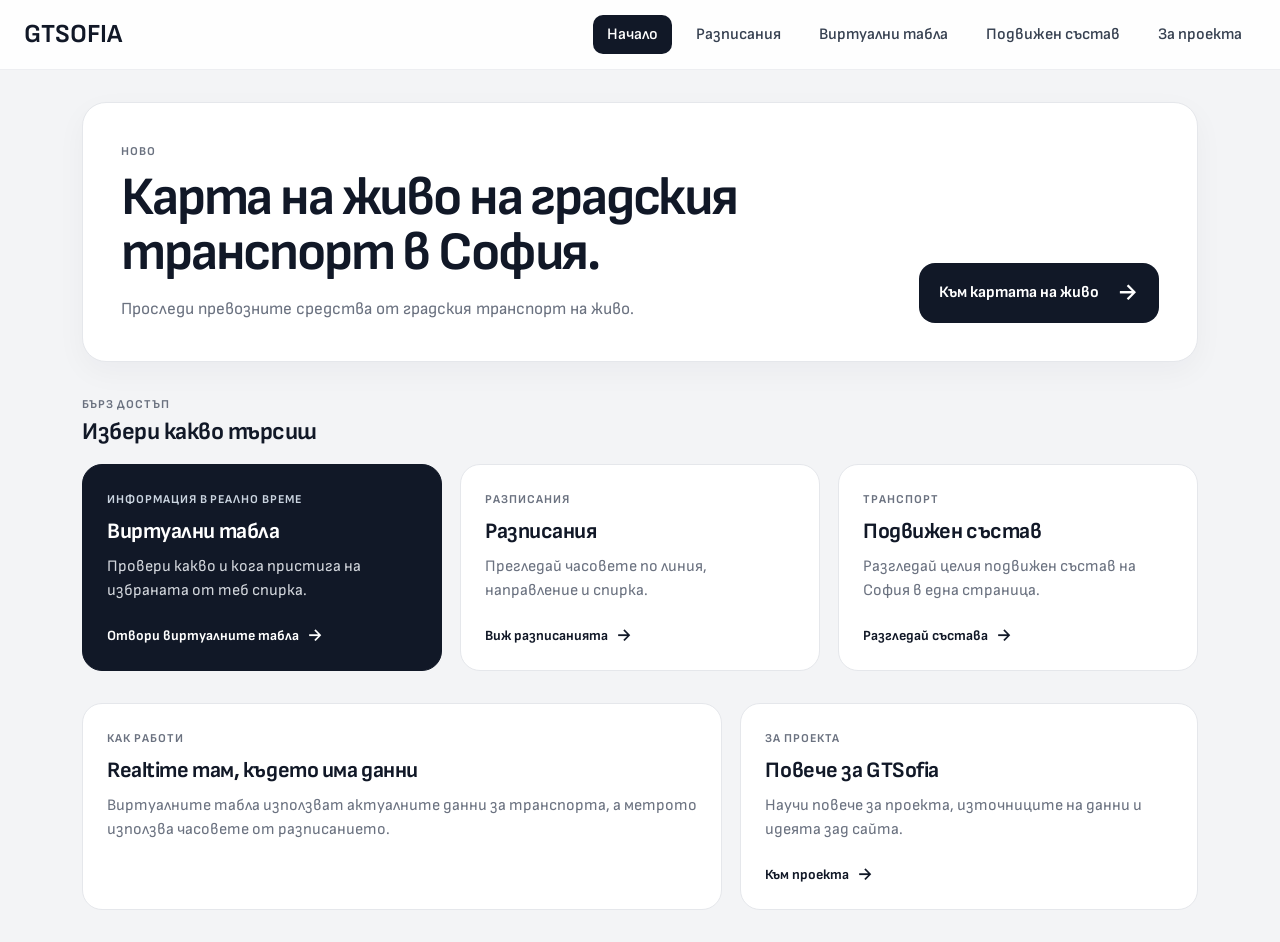
<file: index.html>
<!DOCTYPE html>
<html lang="bg">
<head>
  <meta charset="UTF-8" />
  <meta name="viewport" content="width=device-width, initial-scale=1.0" />
  <title>Начало | GTSofia</title>
  <link href="https://fonts.googleapis.com/css2?family=Sofia+Sans:wght@400;500;600;700&display=swap" rel="stylesheet" />
  <link rel="stylesheet" href="assets/css/style.css" />
</head>
<body>
  <header class="navbar">
    <a href="index.html" class="nav-logo">GTSOFIA</a>
    <button class="nav-toggle" onclick="toggleMenu()" aria-label="Отвори меню">☰</button>
    <nav id="navMenu">
      <a href="index.html" class="active">Начало</a>
      <a href="schedules.html">Разписания</a>
      <a href="virtual-boards.html">Виртуални табла</a>
      <a href="rolling-stock.html">Подвижен състав</a>
      <a href="about.html">За проекта</a>
    </nav>
  </header>

  <main class="home">
    <section class="home-hero">
      <div class="home-hero-copy">
        <span class="home-eyebrow">НОВО</span>
        <h1>Карта на живо на градския транспорт в София.</h1>
        <p>Проследи превозните средства от градския транспорт на живо.</p>
      </div>
      <a href="https://gtsofialive.vercel.app/" class="home-hero-action">
        <span class="home-hero-action-label">Към картата на живо</span>
        <span class="home-hero-action-arrow">→</span>
      </a>
    </section>

    <section class="home-section">
      <div class="home-section-heading">
        <div>
          <span class="home-section-kicker">Бърз достъп</span>
          <h2>Избери какво търсиш</h2>
        </div>
      </div>

      <div class="home-grid home-grid-main">
        <a href="virtual-boards.html" class="home-card home-card-primary">
          <span class="home-card-label">Информация в реално време</span>
          <h2>Виртуални табла</h2>
          <p>Провери какво и кога пристига на избраната от теб спирка.</p>
          <span class="home-card-link">Отвори виртуалните табла <span>→</span></span>
        </a>

        <a href="schedules.html" class="home-card">
          <span class="home-card-label">Разписания</span>
          <h2>Разписания</h2>
          <p>Прегледай часовете по линия, направление и спирка.</p>
          <span class="home-card-link">Виж разписанията <span>→</span></span>
        </a>

        <a href="rolling-stock.html" class="home-card">
          <span class="home-card-label">Транспорт</span>
          <h2>Подвижен състав</h2>
          <p>Разгледай целия подвижен състав на София в една страница.</p>
          <span class="home-card-link">Разгледай състава <span>→</span></span>
        </a>
      </div>
    </section>



    <section class="home-info-grid">
      <div class="home-info-card">
        <span class="home-section-kicker">Как работи</span>
        <h2>Realtime там, където има данни</h2>
        <p>Виртуалните табла използват актуалните данни за транспорта, а метрото използва часовете от разписанието.</p>
      </div>

      <a href="about.html" class="home-info-card home-info-card-link">
        <span class="home-section-kicker">За проекта</span>
        <h2>Повече за GTSofia</h2>
        <p>Научи повече за проекта, източниците на данни и идеята зад сайта.</p>
        <span class="home-card-link">Към проекта <span>→</span></span>
      </a>
    </section>
  </main>

  <script src="assets/js/navbar.js"></script>
</body>
</html>
</file>
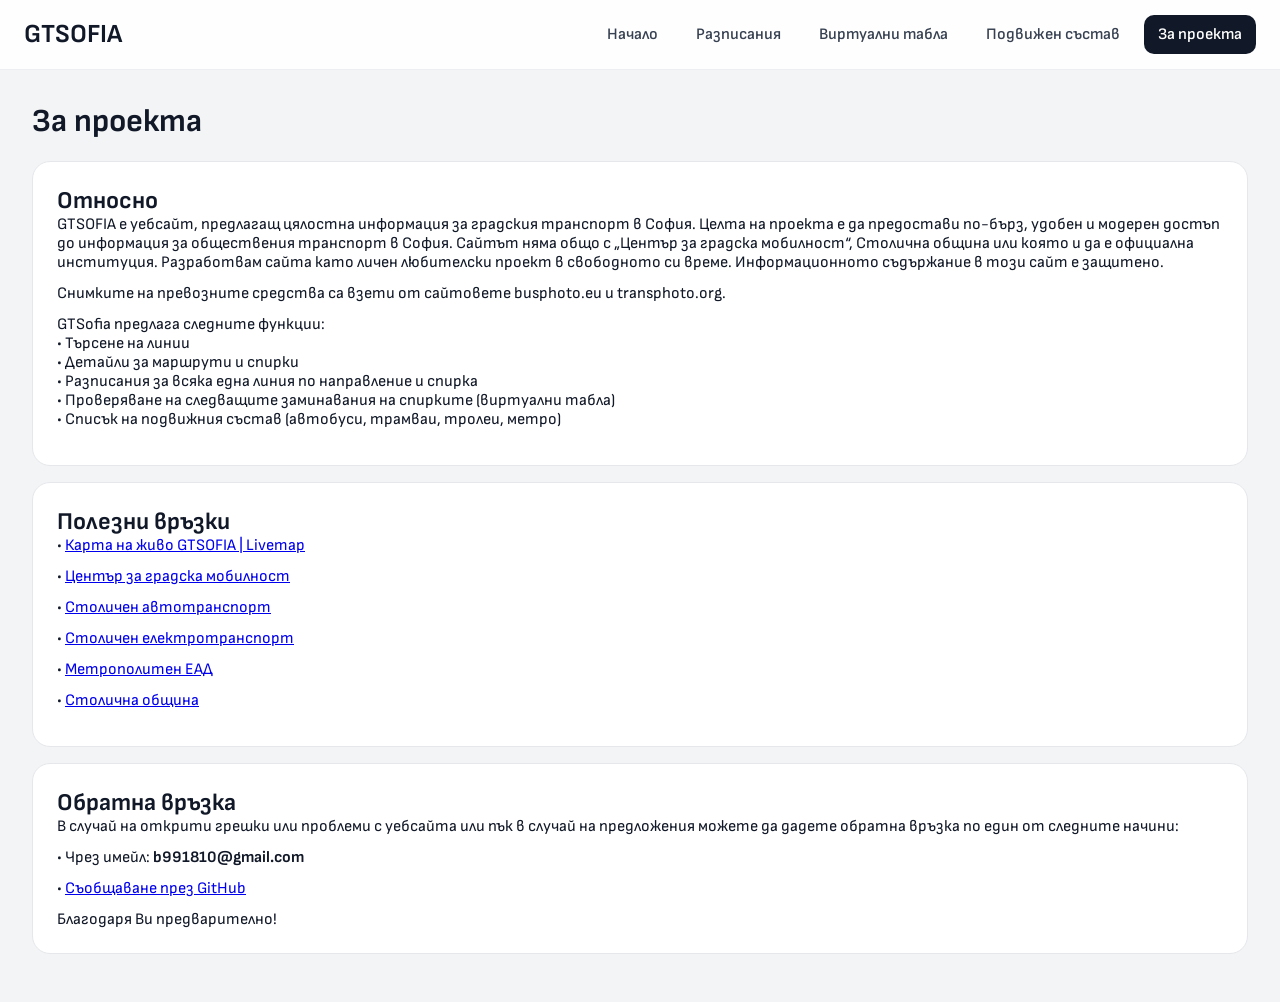
<file: about.html>
<!DOCTYPE html>
<html lang="en">
<head>
  <meta charset="UTF-8" />
  <meta name="viewport" content="width=device-width, initial-scale=1.0"/>
  <title>За проекта | GTSofia</title>

  <link href="https://fonts.googleapis.com/css2?family=Sofia+Sans:wght@400;500;600;700&display=swap" rel="stylesheet"/>
  <link rel="stylesheet" href="assets/css/style.css" />
</head>

<body>

<!-- NAVBAR -->
<header class="navbar">

  <a href="index.html" class="nav-logo">GTSOFIA</a>

  <button class="nav-toggle" onclick="toggleMenu()">☰</button>

  <nav id="navMenu">
    <a href="index.html">Начало</a>
    <a href="schedules.html">Разписания</a>
    <a href="virtual-boards.html">Виртуални табла</a>
    <a href="rolling-stock.html">Подвижен състав</a>
    <a href="about.html" class="active">За проекта</a>
  </nav>

</header>

<!-- PAGE CONTENT -->
<main class="content">

  <h1 style="margin-bottom: 20px;">За проекта</h1>

  <!-- Карта 1 -->
  <div class="info-card" style="margin-bottom: 16px;">
    <h2>Относно</h2>

    <p style="margin-bottom: 12px;">
      GTSOFIA е уебсайт, предлагащ цялостна информация за градския транспорт в София. Целта на проекта е да предостави по-бърз, удобен и модерен достъп до информация за обществения транспорт в София. Сайтът няма общо с „Център за градска мобилност“, Столична община или която и да е официална институция. Разработвам сайта като личен любителски проект в свободното си време. Информационното съдържание в този сайт е защитено.
    </p>

      <p style="margin-bottom: 12px;">
      Снимките на превозните средства са взети от сайтовете busphoto.eu и transphoto.org.
    </p>

    <p style="margin-bottom: 12px;">
      GTSofia предлага следните функции:
      <br>• Търсене на линии
      <br>• Детайли за маршрути и спирки
      <br>• Разписания за всяка една линия по направление и спирка
      <br>• Проверяване на следващите заминавания на спирките (виртуални табла)
      <br>• Списък на подвижния състав (автобуси, трамваи, тролеи, метро)
    </p>
    
    </div>

      <div class="info-card" style="margin-bottom: 16px;">
    <h2>Полезни връзки</h2>


      <p style="margin-bottom: 12px;">
      • <a href="https://gtsofialive.vercel.app/">
        Карта на живо GTSOFIA | Livemap
      </a>
    </p>

      <p style="margin-bottom: 12px;">
      • <a href="https://sofiatraffic.bg/bg">
        Център за градска мобилност
      </a>
    </p>

      <p style="margin-bottom: 12px;">
      • <a href="https://www.sofiabus.bg/">
        Столичен автотранспорт
      </a>
    </p>

      <p style="margin-bottom: 12px;">
      • <a href="http://www.elektrotransportsf.com/">
        Столичен електротранспорт
      </a>
    </p>

      <p style="margin-bottom: 12px;">
      • <a href="https://www.metropolitan.bg/">
        Метрополитен ЕАД
      </a>
    </p>

      <p style="margin-bottom: 12px;">
      • <a href="https://www.sofia.bg/">
        Столична община
      </a>
    </p>
  
  </div>

    <div class="info-card" style="margin-bottom: 16px;">
    <h2>Обратна връзка</h2>

        <p style="margin-bottom: 12px;">
      В случай на открити грешки или проблеми с уебсайта или пък в случай на предложения можете да дадете обратна връзка по един от следните начини:
    </p>

    <p style="margin-bottom: 12px;">
      • Чрез имейл: <strong>b991810@gmail.com</strong>
    </p>

    <p style="margin-bottom: 12px;">
      • <a href="https://github.com/nikolay2508/gtsofia/issues">
        Съобщаване през GitHub
      </a>
    </p>

    <p>
      Благодаря Ви предварително!
    </p>
  </div>

</main>

<!-- NAVBAR SCRIPT -->
<script src="assets/js/navbar.js"></script>

</body>
</html>
</file>
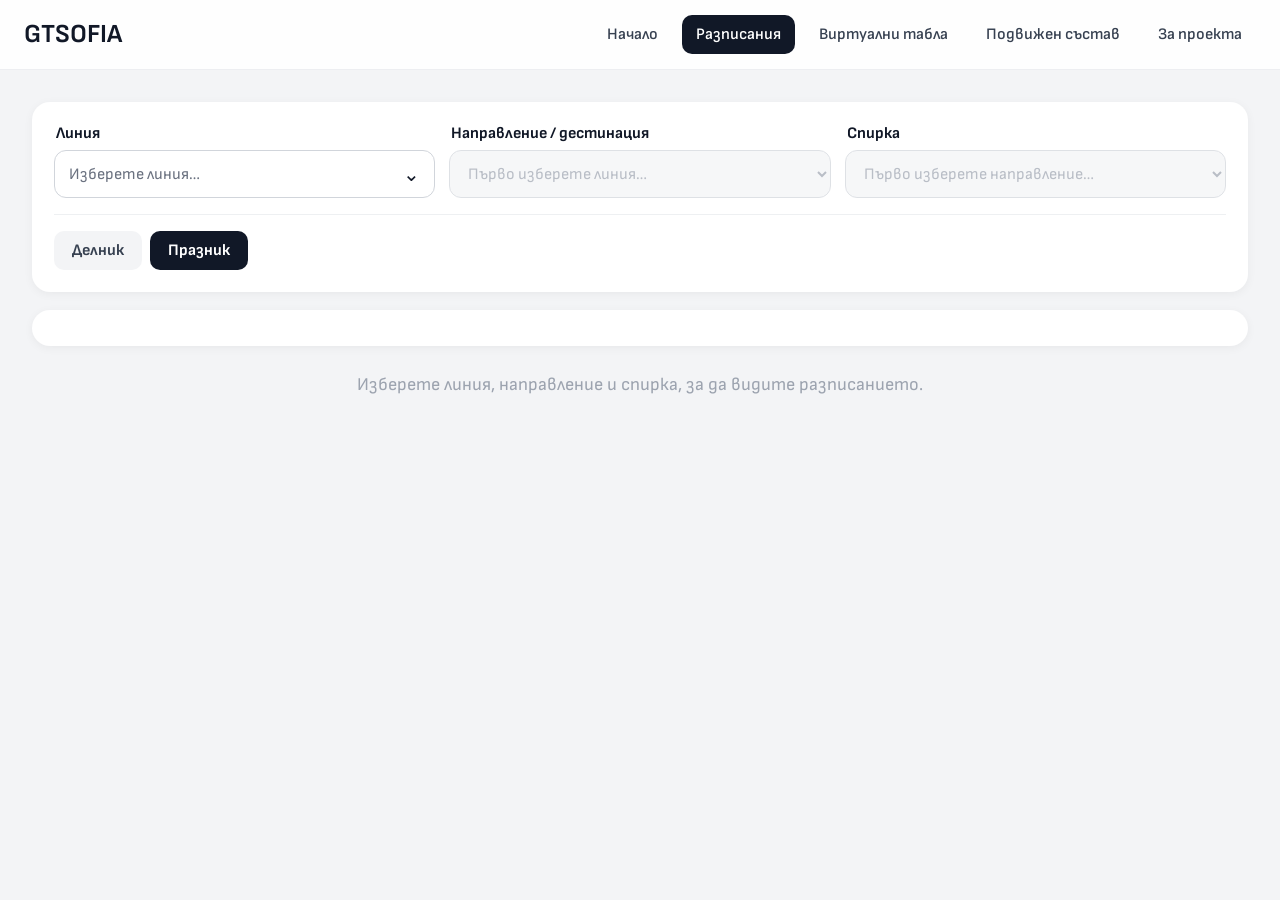
<file: schedules.html>
<!DOCTYPE html>
<html lang="bg">
<head>
  <meta charset="UTF-8" />
  <meta name="viewport" content="width=device-width, initial-scale=1.0" />
  <title>Разписания | GTSofia</title>
  <link href="https://fonts.googleapis.com/css2?family=Sofia+Sans:wght@400;500;600;700&display=swap" rel="stylesheet" />
  <link rel="stylesheet" href="assets/css/style.css" />
</head>
<body>
  <header class="navbar">
    <a href="index.html" class="nav-logo">GTSOFIA</a>
    <button class="nav-toggle" onclick="toggleMenu()">☰</button>
    <nav id="navMenu">
      <a href="index.html">Начало</a>
      <a href="schedules.html" class="active">Разписания</a>
      <a href="virtual-boards.html">Виртуални табла</a>
      <a href="rolling-stock.html">Подвижен състав</a>
      <a href="about.html">За проекта</a>
    </nav>
  </header>

  <main class="schedule-page">
    <section class="schedule-card schedule-controls-card">
      <div class="schedule-controls">
        <div class="schedule-control">
          <label for="lineDropdownButton">Линия</label>
          <div class="schedule-dropdown" id="lineDropdown">
            <button id="lineDropdownButton" class="schedule-select-button" type="button" aria-expanded="false">
              <span class="schedule-placeholder">Изберете линия…</span>
              <span class="schedule-chevron">⌄</span>
            </button>
            <div id="lineDropdownMenu" class="schedule-dropdown-menu" hidden></div>
          </div>
        </div>

        <div class="schedule-control">
          <label for="directionSelect">Направление / дестинация</label>
          <select id="directionSelect" class="schedule-native-select" disabled>
            <option value="">Първо изберете линия…</option>
          </select>
        </div>

        <div class="schedule-control">
          <label for="stopSelect">Спирка</label>
          <select id="stopSelect" class="schedule-native-select" disabled>
            <option value="">Първо изберете направление…</option>
          </select>
        </div>
      </div>

      <div class="schedule-day-tabs" role="tablist" aria-label="Тип ден">
        <button class="schedule-day-tab active" data-day-type="weekday" type="button">Делник</button>
        <button class="schedule-day-tab" data-day-type="weekend" type="button">Празник</button>
      </div>
    </section>

    <section id="scheduleSummary" class="schedule-summary" hidden></section>

    <section id="timetableSection" class="schedule-card timetable-card" hidden>
      <div class="schedule-section-heading">
        <h2>Пълно разписание</h2>
      </div>
      <div id="timetableContainer" class="timetable-scroll"></div>
    </section>

    <section id="courseSection" class="schedule-card course-card" hidden>
      <div class="schedule-section-heading course-heading">
        <h2>Разписание на курса</h2>
        <button id="closeCourseButton" class="schedule-close-button" type="button">Затвори</button>
      </div>
      <div id="courseStops" class="course-stops"></div>
    </section>

    <div id="scheduleEmpty" class="schedule-empty">
      Изберете линия, направление и спирка, за да видите разписанието.
    </div>
  </main>

  <script src="assets/js/navbar.js"></script>
  <script src="assets/js/route-metadata.js"></script>
  <script src="assets/js/transport-data.js"></script>
  <script src="assets/js/schedules.js?v=30"></script>
</body>
</html>
</file>
<file: assets/css/style.css>
/* =========================
BASE RESET
========================= */

* {
  margin: 0;
  padding: 0;
  box-sizing: border-box;
}

body {
  font-family: "Sofia Sans", sans-serif;
  background: #f3f4f6;
  min-height: 100vh;
  color: #111827;
}

img {
  max-width: 100%;
}

/* =========================
NAVBAR
========================= */

.navbar {
  height: 70px;
  background: rgba(255, 255, 255, 0.88);
  backdrop-filter: blur(18px);
  -webkit-backdrop-filter: blur(18px);
  border-bottom: 1px solid rgba(229, 231, 235, 0.7);
  display: flex;
  align-items: center;
  justify-content: space-between;
  padding: 0 24px;
  position: sticky;
  top: 0;
  z-index: 1000;
  transition:
    background 0.3s ease,
    backdrop-filter 0.3s ease,
    box-shadow 0.3s ease;
}

.navbar.scrolled {
  background: rgba(255, 255, 255, 0.72);
  backdrop-filter: blur(22px);
  -webkit-backdrop-filter: blur(22px);
  box-shadow: 0 6px 20px rgba(0, 0, 0, 0.06);
}

.nav-logo {
  font-size: 26px;
  font-weight: 700;
  color: #111827;
  text-decoration: none;
}

.navbar nav {
  display: flex;
  gap: 10px;
}

.navbar nav a {
  text-decoration: none;
  color: #374151;
  font-weight: 600;
  padding: 10px 14px;
  border-radius: 10px;
  transition: 0.2s;
}

.navbar nav a:hover {
  background: #f3f4f6;
}

.navbar nav a.active {
  background: #111827;
  color: white;
}

.nav-toggle {
  display: none;
  font-size: 28px;
  background: none;
  border: none;
  cursor: pointer;
}

/* =========================
GENERAL CONTENT
========================= */

.content {
  padding: 32px;
}

.info-card {
  background: white;
  padding: 24px;
  border-radius: 18px;
  border: 1px solid #e5e7eb;
  width: 100%;
}

/* =========================
HOME PAGE
========================= */

.home {
  max-width: 1180px;
  margin: 0 auto;
  padding: 32px;
  display: flex;
  flex-direction: column;
  gap: 32px;
}

.home-hero {
  background: white;
  border: 1px solid #e5e7eb;
  border-radius: 24px;
  padding: 38px;
  display: flex;
  align-items: flex-end;
  justify-content: space-between;
  gap: 28px;
  box-shadow: 0 10px 30px rgba(17, 24, 39, 0.04);
}

.home-hero-copy {
  max-width: 760px;
}

.home-eyebrow,
.home-section-kicker,
.home-card-label {
  display: inline-block;
  font-size: 12px;
  font-weight: 700;
  letter-spacing: 0.08em;
  text-transform: uppercase;
  color: #6b7280;
}

.home-hero h1 {
  margin-top: 10px;
  font-size: clamp(32px, 5vw, 54px);
  line-height: 1.02;
  letter-spacing: -0.04em;
  max-width: 760px;
}

.home-hero p {
  margin-top: 16px;
  max-width: 660px;
  color: #6b7280;
  font-size: 17px;
  line-height: 1.55;
}

.home-hero-action {
  min-width: 240px;
  padding: 18px 20px;
  border-radius: 16px;
  background: #111827;
  color: white;
  text-decoration: none;
  display: flex;
  align-items: center;
  justify-content: space-between;
  gap: 16px;
  font-weight: 700;
  transition: transform 0.2s ease, background 0.2s ease;
}

.home-hero-action:hover {
  transform: translateY(-2px);
  background: #1f2937;
}

.home-hero-action-arrow {
  font-size: 24px;
  line-height: 1;
}

.home-section {
  display: flex;
  flex-direction: column;
  gap: 18px;
}

.home-section-heading h2 {
  margin-top: 4px;
  font-size: 24px;
  letter-spacing: -0.02em;
}

.home-grid {
  display: grid;
  grid-template-columns: repeat(3, minmax(0, 1fr));
  gap: 18px;
}

.home-card,
.home-info-card {
  background: white;
  border: 1px solid #e5e7eb;
  border-radius: 20px;
  padding: 24px;
  text-decoration: none;
  color: inherit;
  transition: transform 0.2s ease, box-shadow 0.2s ease, border-color 0.2s ease;
}

.home-card:hover,
.home-info-card-link:hover {
  transform: translateY(-3px);
  box-shadow: 0 12px 26px rgba(17, 24, 39, 0.07);
  border-color: #d1d5db;
}

.home-card-primary {
  background: #111827;
  color: white;
  border-color: #111827;
}

.home-card-primary:hover {
  border-color: #1f2937;
}

.home-card h2,
.home-info-card h2 {
  margin-top: 10px;
  font-size: 22px;
  letter-spacing: -0.02em;
}

.home-card p,
.home-info-card p {
  margin-top: 10px;
  color: #6b7280;
  line-height: 1.5;
}

.home-card-primary p {
  color: #d1d5db;
}

.home-card-link {
  display: inline-flex;
  align-items: center;
  gap: 8px;
  margin-top: 22px;
  font-size: 14px;
  font-weight: 700;
}

.home-card-link span {
  font-size: 18px;
}

.home-card-primary .home-card-label {
  color: #cbd5e1;
}

.home-info-grid {
  display: grid;
  grid-template-columns: 1.4fr 1fr;
  gap: 18px;
}

.home-info-card-link {
  display: block;
}

/* =========================
ROLLING STOCK
========================= */

.stock-grid {
  display: grid;
  grid-template-columns: repeat(auto-fill, minmax(280px, 1fr));
  gap: 20px;
}

.stock-card {
  background: white;
  border-radius: 18px;
  overflow: hidden;
  border: 1px solid #e5e7eb;
}

.stock-image {
  width: 100%;
  height: 200px;
  object-fit: cover;
}

.stock-body {
  padding: 18px;
}

.stock-author {
  text-align: center;
  font-size: 13px;
  color: #6b7280;
  margin-top: 6px;
  margin-bottom: 4px;
}

.stock-lines {
  display: flex;
  flex-wrap: wrap;
  gap: 6px;
  margin-top: 10px;
}

.stock-line-pill {
  display: flex;
  align-items: center;
  justify-content: center;
  height: 25px;
  width: 42px;
  min-width: 35px;
  padding: 0 8px;
  border-radius: 6px;
  font-weight: 700;
}

.stock-metro-pill {
  width: 28px;
  height: 28px;
  min-width: 28px;
  padding: 0;
  border-radius: 50%;
}

.stock-filters {
  display: flex;
  gap: 10px;
  flex-wrap: wrap;
  margin-bottom: 20px;
}

.stock-filters button {
  font-family: "Sofia Sans", sans-serif;
  border: none;
  padding: 10px 16px;
  border-radius: 12px;
  background: #e5e7eb;
  font-weight: 600;
  cursor: pointer;
  transition: 0.2s;
}

.stock-filters button:hover {
  background: #111827;
  color: white;
}

/* =========================
SCHEDULES PAGE
========================= */

.schedule-page {
  max-width: 1500px;
  margin: 0 auto;
  padding: 32px;
}

.schedule-card {
  background: #fff;
  border-radius: 18px;
  box-shadow: 0 2px 10px rgba(0,0,0,.05);
}

.schedule-controls-card { padding: 22px; }

.schedule-controls {
  display: grid;
  grid-template-columns: 1fr 1fr 1fr;
  gap: 14px;
}

.schedule-control label {
  display: block;
  font-weight: 700;
  margin: 0 0 7px 2px;
}

.schedule-dropdown {
  position: relative;
}

.schedule-select-button,
.schedule-native-select {
  width: 100%;
  min-height: 48px;
  border: 1px solid #d1d5db;
  border-radius: 12px;
  background: #fff;
  font: inherit;
  color: #111827;
  padding: 8px 14px;
}

.schedule-select-button {
  display: flex;
  align-items: center;
  justify-content: space-between;
  cursor: pointer;
  text-align: left;
}

.schedule-select-button:hover,
.schedule-native-select:not(:disabled):hover {
  border-color: #9ca3af;
}

.schedule-native-select:disabled {
  background: #f3f4f6;
  color: #9ca3af;
}

.schedule-chevron {
  font-size: 20px;
  margin-left: 8px;
}

.schedule-dropdown-menu {
  position: absolute;
  z-index: 50;
  top: calc(100% + 7px);
  left: 0;
  right: 0;
  max-height: 420px;
  overflow-y: auto;
  background: #fff;
  border: 1px solid #e5e7eb;
  border-radius: 14px;
  box-shadow: 0 14px 35px rgba(0,0,0,.14);
  padding: 8px;
}

.schedule-dropdown-group-title {
  font-size: 12px;
  font-weight: 700;
  color: #6b7280;
  padding: 8px 10px 5px;
  text-transform: uppercase;
  letter-spacing: .04em;
}

.schedule-line-option {
  width: 100%;
  border: 0;
  background: transparent;
  border-radius: 10px;
  padding: 8px 10px;
  display: flex;
  align-items: center;
  justify-content: space-between;
  cursor: pointer;
  font: inherit;
}

.schedule-line-option:hover {
  background: #f3f4f6;
}

.schedule-line-identity {
  display: inline-flex;
  align-items: center;
  gap: 7px;
  min-width: 0;
}

.schedule-line-icon {
  width: 30px;
  height: 30px;
  display: inline-flex;
  align-items: center;
  justify-content: center;
}

.schedule-line-icon img {
  width: 30px;
  height: 30px;
  object-fit: contain;
}

.schedule-line-pill {
  width: 60px;
  height: 30px;
  border-radius: 6px;
  display: inline-flex;
  align-items: center;
  justify-content: center;
  background: var(--line-color, #BE1E2D);
  color: var(--line-text-color, #fff);
  font-weight: 700;
  font-size: 17px;
  line-height: 1;
}

.schedule-line-pill.metro {
  width: 30px;
  border-radius: 999px;
}

.schedule-line-pill.night {
  border: 1px solid rgba(0, 0, 0, 0.18);
}

.schedule-option-arrow {
  color: #9ca3af;
  font-size: 22px;
}

.schedule-selected-line {
  display: inline-flex;
  flex: 1;
}

.schedule-placeholder {
  color: #6b7280;
}

.schedule-day-tabs {
  display: flex;
  gap: 8px;
  margin-top: 16px;
  border-top: 1px solid #eef0f2;
  padding-top: 16px;
}

.schedule-day-tab {
  border: 0;
  background: #f3f4f6;
  color: #374151;
  border-radius: 10px;
  padding: 10px 18px;
  font: inherit;
  font-weight: 700;
  cursor: pointer;
}

.schedule-day-tab.active {
  background: #111827;
  color: #fff;
}

.schedule-summary {
  margin-top: 18px;
  padding: 18px 22px;
  background: #fff;
  border-radius: 18px;
  box-shadow: 0 2px 10px rgba(0,0,0,.05);
  display: flex;
  align-items: center;
  justify-content: space-between;
  gap: 20px;
}

.schedule-summary-main {
  display: flex;
  flex-direction: column;
  align-items: flex-start;
  gap: 8px;
}

.schedule-summary-route-row {
  display: flex;
  align-items: center;
  gap: 14px;
}

.schedule-summary-destination {
  font-size: 25px;
}

.schedule-summary-stop {
  color: #6b7280;
}

.schedule-summary-stats {
  display: flex;
  gap: 10px;
}

.schedule-summary-stats div {
  min-width: 125px;
  padding: 10px 14px;
  border-radius: 12px;
  background: #f7f7f8;
  display: flex;
  flex-direction: column;
  gap: 2px;
}

.schedule-summary-stats span {
  font-size: 12px;
  color: #6b7280;
}

.schedule-summary-stats strong {
  font-size: 20px;
}

.direction-arrow {
  width: 13px;
  height: auto;
  flex: 0 0 13px;
  opacity: 0.7;
}

.timetable-card,
.course-card {
  margin-top: 18px;
  padding: 22px;
}

.schedule-section-heading {
  display: flex;
  align-items: center;
  justify-content: space-between;
  gap: 16px;
  margin-bottom: 16px;
}

.schedule-section-kicker {
  font-size: 12px;
  color: #6b7280;
  font-weight: 700;
  text-transform: uppercase;
  letter-spacing: .05em;
}

.schedule-section-heading h1,
.schedule-section-heading h2 {
  margin: 3px 0 0;
  font-size: 24px;
}

.schedule-data-status {
  color: #6b7280;
  font-size: 14px;
}

.timetable-scroll {
  overflow-x: auto;
  border: 1px solid #e5e7eb;
  border-radius: 12px;
}

.schedule-timetable {
  width: 100%;
  min-width: 720px;
  border-collapse: collapse;
  table-layout: fixed;
}

.schedule-timetable th {
  padding: 12px 8px;
  background: #f3f4f6;
  border-right: 1px solid #e5e7eb;
  border-bottom: 1px solid #d1d5db;
  font-size: 14px;
  white-space: nowrap;
}

.schedule-timetable td {
  min-height: 70px;
  padding: 12px 8px;
  vertical-align: top;
  border-right: 1px solid #eef0f2;
  text-align: center;
}

.schedule-minute-list {
  display: flex;
  flex-direction: column;
  align-items: center;
  gap: 4px;
}

.schedule-minute {
  display: block;
  width: 100%;
  border: 0;
  background: transparent;
  color: #111827;
  font: inherit;
  font-weight: 700;
  padding: 5px 4px;
  border-radius: 7px;
  cursor: pointer;
}

.schedule-minute:hover {
  background: #fef3c7;
  color: #92400e;
}

.schedule-no-data {
  padding: 30px;
  text-align: center;
  color: #6b7280;
}

.schedule-close-button {
  border: 0;
  background: #111827;
  color: #fff;
  border-radius: 10px;
  padding: 9px 15px;
  font: inherit;
  font-weight: 700;
  cursor: pointer;
}

.course-stops {
  border-top: 1px solid #eef0f2;
}

.course-stop {
  min-height: 54px;
  display: grid;
  grid-template-columns: 26px 1fr auto;
  align-items: center;
  gap: 10px;
  padding: 8px 12px;
  border-bottom: 1px solid #f0f1f2;
}

.course-stop.selected {
  background: #fef3c7;
  border-radius: 10px;
}

.course-stop-marker {
  width: 14px;
  height: 14px;
  border-radius: 999px;
  background: #111827;
  border: 3px solid #fff;
  box-shadow: 0 0 0 1px #d1d5db;
  margin-left: 2px;
}

.course-stop-name {
  font-weight: 600;
  display: flex;
  align-items: center;
  gap: 8px;
  flex-wrap: wrap;
}

.course-stop-code {
  color: #6b7280;
  font-size: 12px;
  font-weight: 500;
  white-space: nowrap;
}

.course-stop-time {
  font-weight: 700;
  font-variant-numeric: tabular-nums;
}

.schedule-empty {
  margin-top: 28px;
  color: #9ca3af;
  text-align: center;
  font-size: 18px;
}

/* =========================
VIRTUAL BOARDS
========================= */

.virtual-boards {
  height: calc(100vh - 70px);
  min-height: 620px;
  padding: 18px;
  display: flex;
  flex-direction: column;
  gap: 14px;
}

.virtual-board-toolbar {
  display: flex;
  align-items: center;
  justify-content: space-between;
  gap: 18px;
  background: #fff;
  border: 1px solid #e5e7eb;
  border-radius: 18px;
  padding: 16px 20px;
  box-shadow: 0 2px 10px rgba(0,0,0,.05);
  flex: 0 0 auto;
}

.virtual-board-toolbar h1 {
  font-size: 25px;
  line-height: 1.15;
}

.live-indicator {
  width: 9px;
  height: 9px;
  border-radius: 50%;
  background: #16a34a;
  box-shadow: 0 0 0 0 rgba(22, 163, 74, .45);
  animation: vb-pulse 1.8s infinite;
  flex: 0 0 9px;
}

@keyframes vb-pulse {
  0% { box-shadow: 0 0 0 0 rgba(22, 163, 74, .45); }
  70% { box-shadow: 0 0 0 7px rgba(22, 163, 74, 0); }
  100% { box-shadow: 0 0 0 0 rgba(22, 163, 74, 0); }
}

.virtual-board-layout {
  min-height: 0;
  flex: 1 1 auto;
  display: grid;
  grid-template-columns: minmax(0, 1.65fr) minmax(360px, .85fr);
  gap: 14px;
}

.virtual-map-card {
  min-height: 0;
  position: relative;
  overflow: hidden;
  border-radius: 18px;
  border: 1px solid #e5e7eb;
  background: #e5e7eb;
  box-shadow: 0 2px 10px rgba(0,0,0,.05);
}

.virtual-board-controls {
  position: relative;
  z-index: 5;
  display: flex;
  align-items: center;
  gap: 8px;
  padding: 14px 16px;
  border-bottom: 1px solid #eef0f2;
  background: #fff;
}

.virtual-stop-search {
  position: relative;
  width: 100%;
  min-width: 0;
}

.virtual-stop-search-panel {
  flex: 1 1 auto;
}

.virtual-stop-search input {
  width: 100%;
  min-height: 42px;
  padding: 0 13px;
  border: 1px solid #d1d5db;
  border-radius: 11px;
  background: #fff;
  color: #111827;
  font: inherit;
  box-shadow: 0 2px 8px rgba(0,0,0,.06);
  outline: none;
}

.virtual-stop-search input:focus {
  border-color: #9ca3af;
  box-shadow: 0 0 0 3px rgba(17,24,39,.08), 0 2px 8px rgba(0,0,0,.06);
}

.map-tool-button {
  width: 42px;
  height: 42px;
  min-height: 42px;
  flex: 0 0 42px;
  display: inline-flex;
  align-items: center;
  justify-content: center;
  padding: 0;
  border: 1px solid #d1d5db;
  border-radius: 11px;
  background: rgba(255,255,255,.96);
  color: #111827;
  font: inherit;
  font-weight: 700;
  box-shadow: 0 4px 14px rgba(0,0,0,.12);
  cursor: pointer;
  pointer-events: auto;
  white-space: nowrap;
}

.map-tool-button:hover {
  background: #fff;
}

.map-tool-button:disabled {
  opacity: .7;
  cursor: wait;
}

.map-location-button {
  font-size: 21px;
}

.virtual-stop-search-results {
  position: absolute;
  top: calc(100% + 6px);
  left: 0;
  right: 0;
  max-height: 310px;
  overflow-y: auto;
  border: 1px solid #e5e7eb;
  border-radius: 11px;
  background: #fff;
  box-shadow: 0 8px 20px rgba(0,0,0,.14);
}

.virtual-stop-search-result {
  width: 100%;
  display: flex;
  align-items: center;
  justify-content: space-between;
  gap: 12px;
  padding: 10px 12px;
  border: 0;
  border-bottom: 1px solid #f0f1f2;
  background: #fff;
  color: #111827;
  text-align: left;
  font: inherit;
  cursor: pointer;
}

.virtual-stop-search-result:last-child {
  border-bottom: 0;
}

.virtual-stop-search-result:hover {
  background: #f9fafb;
}

.virtual-stop-search-result strong {
  min-width: 0;
  overflow: hidden;
  text-overflow: ellipsis;
  white-space: nowrap;
}

.virtual-stop-search-result span {
  flex: 0 0 auto;
  color: #9ca3af;
  font-size: 12px;
}

.virtual-stop-search-empty {
  padding: 12px;
  color: #6b7280;
  font-size: 13px;
}

.map-tool-button {
  min-height: 42px;
  display: inline-flex;
  align-items: center;
  gap: 7px;
  padding: 0 12px;
  border: 1px solid #d1d5db;
  border-radius: 11px;
  background: rgba(255,255,255,.96);
  color: #111827;
  font: inherit;
  font-weight: 700;
  box-shadow: 0 4px 14px rgba(0,0,0,.12);
  cursor: pointer;
  pointer-events: auto;
  white-space: nowrap;
}

.map-location-button {
  width: 42px;
  height: 42px;
  padding: 0;
  justify-content: center;
}

.map-location-button img {
  width: 22px;
  height: 22px;
  display: block;
  flex: 0 0 22px;
}

.map-tool-button:hover {
  background: #fff;
}

.map-tool-button:disabled {
  opacity: .7;
  cursor: wait;
}

.virtual-map {
  width: 100%;
  height: 100%;
  min-height: 440px;
}

.virtual-board-panel {
  min-width: 0;
  min-height: 0;
  overflow: hidden;
  display: flex;
  flex-direction: column;
  background: #fff;
  border: 1px solid #e5e7eb;
  border-radius: 18px;
  box-shadow: 0 2px 10px rgba(0,0,0,.05);
}

.virtual-board-content {
  min-height: 0;
  overflow: hidden;
  display: flex;
  flex-direction: column;
  flex: 1 1 auto;
}

.virtual-board-body {
  min-height: 0;
  overflow-y: auto;
  flex: 1 1 auto;
  display: flex;
  flex-direction: column;
}

.virtual-board-empty,
.virtual-board-error {
  margin: auto;
  max-width: 420px;
  padding: 28px 24px;
  color: #6b7280;
  text-align: center;
}

.virtual-board-empty-title {
  color: #111827;
  font-size: 23px;
  font-weight: 700;
  margin-bottom: 10px;
}

.virtual-board-empty p {
  line-height: 1.55;
}

.virtual-board-header-actions {
  display: flex;
  align-items: center;
  gap: 8px;
  flex: 0 0 auto;
}

.virtual-board-header {
  display: flex;
  align-items: flex-start;
  justify-content: space-between;
  gap: 14px;
  padding: 18px 18px 12px;
  border-bottom: 1px solid #eef0f2;
}

.virtual-board-kicker {
  margin-bottom: 4px;
  color: #6b7280;
  font-size: 12px;
  font-weight: 700;
  text-transform: uppercase;
  letter-spacing: .05em;
}

.virtual-board-header h2 {
  font-size: 21px;
  line-height: 1.2;
}

.virtual-board-header p {
  margin-top: 5px;
  color: #6b7280;
  font-size: 13px;
}

.virtual-board-close {
  width: 34px;
  height: 34px;
  border: 0;
  border-radius: 50%;
  background: #f3f4f6;
  color: #111827;
  font-size: 24px;
  line-height: 1;
  cursor: pointer;
  flex: 0 0 34px;
}

.virtual-board-close:hover {
  background: #e5e7eb;
}

.virtual-board-refresh {
  width: 34px;
  height: 34px;
  flex: 0 0 34px;
  border: 0;
  border-radius: 50%;
  background: #f3f4f6;
  color: #111827;
  padding: 0;
  display: inline-flex;
  align-items: center;
  justify-content: center;
  font: inherit;
  cursor: pointer;
}

.virtual-board-refresh > span {
  display: block;
  font-size: 23px;
  line-height: 1;
  font-weight: 400;
}

.virtual-board-refresh.is-loading > span {
  animation: virtual-board-refresh-spin 0.9s linear infinite;
}

@keyframes virtual-board-refresh-spin {
  from {
    transform: rotate(0deg);
  }
  to {
    transform: rotate(360deg);
  }
}

.virtual-board-refresh:hover {
  background: #e5e7eb;
}

.virtual-board-list {
  min-height: 0;
  overflow-y: auto;
}

.vb-row {
  padding: 13px 16px;
  border-bottom: 1px solid #f0f1f2;
}

.vb-route-row {
  min-width: 0;
  width: 100%;
  gap: 10px;
  align-items: center;
  flex-wrap: nowrap;
}

.vb-route-row .schedule-line-identity {
  flex: 0 0 auto;
}

.vb-direction-arrow {
  width: 13px;
  height: auto;
  flex: 0 0 13px;
  opacity: .7;
  align-self: center;
  display: block;
}

.vb-destination {
  min-width: 0;
  flex: 1 1 auto;
  overflow: hidden;
  white-space: nowrap;
  text-overflow: ellipsis;
  font-size: 20px;
  line-height: 1.2;
}

.vb-time-block {
  display: flex;
  align-items: center;
  justify-content: space-between;
  gap: 12px;
  margin-top: 8px;
  padding-left: 99px;
}

.vb-arrival-main {
  display: inline-flex;
  align-items: center;
  justify-content: center;
  gap: 8px;
  white-space: nowrap;
  font-variant-numeric: tabular-nums;
}

.vb-arrival-live {
  width: 8px;
  height: 8px;
  flex: 0 0 8px;
  border-radius: 50%;
  background: #16a34a;
  box-shadow: 0 0 0 0 rgba(22, 163, 74, .35);
  animation: vb-pulse 1.8s infinite;
}

.vb-arrival-calendar {
  display: block;
  width: 15px;
  height: 15px;
  flex: 0 0 15px;
  opacity: .78;
}

.vb-arrival-clock {
  color: #111827;
  font-size: 24px;
  font-weight: 700;
  line-height: 1;
}

.vb-arrival-minutes {
  color: #6b7280;
  font-size: 15px;
  font-weight: 600;
  line-height: 1;
  white-space: nowrap;
}

.vb-arrival {
  display: inline-flex;
  align-items: center;
  gap: 9px;
  font-variant-numeric: tabular-nums;
  white-space: nowrap;
}

.vb-arrival-live {
  width: 7px;
  height: 7px;
  flex: 0 0 7px;
  margin-right: -2px;
}

.vb-arrival-time {
  color: #111827;
  font-size: 22px;
  font-weight: 700;
  line-height: 1;
}

.vb-arrival-countdown {
  color: #374151;
  font-size: 14px;
  font-weight: 600;
  white-space: nowrap;
}

.vb-arrival-empty {
  color: #9ca3af;
  font-size: 13px;
  font-weight: 600;
}

.vb-next-times {
  display: flex;
  gap: 6px;
  color: #9ca3af;
  font-size: 12px;
  font-weight: 600;
  font-variant-numeric: tabular-nums;
}

.vb-next-times span {
  position: relative;
  display: inline-flex;
  align-items: center;
  padding: 3px 6px;
  border-radius: 7px;
  background: #f3f4f6;
  cursor: help;
  outline: none;
}

.vb-next-times span::after {
  content: attr(data-tooltip);
  position: absolute;
  left: 50%;
  bottom: calc(100% + 8px);
  transform: translate(-50%, 4px);
  padding: 5px 8px;
  border-radius: 7px;
  background: #111827;
  color: #ffffff;
  font-size: 12px;
  font-weight: 600;
  line-height: 1;
  white-space: nowrap;
  pointer-events: none;
  opacity: 0;
  visibility: hidden;
  transition: opacity .12s ease, transform .12s ease, visibility .12s ease;
  z-index: 20;
}

.vb-next-times span:hover::after,
.vb-next-times span:focus-visible::after {
  opacity: 1;
  visibility: visible;
  transform: translate(-50%, 0);
}

.virtual-board-no-service,
.virtual-board-no-data {
  margin: 12px 16px;
  padding: 12px;
  border-radius: 10px;
  background: #f9fafb;
  color: #6b7280;
  font-size: 13px;
  line-height: 1.45;
}

.virtual-map-error {
  display: flex;
  align-items: center;
  justify-content: center;
  min-height: 100%;
  padding: 30px;
  color: #6b7280;
  background: #f9fafb;
}

/* =========================
RESPONSIVE
========================= */

@media (max-width: 1100px) {
  .virtual-board-layout {
    grid-template-columns: minmax(0, 1.25fr) minmax(320px, .95fr);
  }
}

@media (max-width: 900px) {
  .nav-toggle {
    display: block;
  }

  .navbar nav {
    display: none;
    flex-direction: column;
    width: 100%;
    margin-top: 10px;
  }

  .navbar nav.open {
    display: flex;
  }

  .navbar {
    flex-wrap: wrap;
    height: auto;
    padding: 12px 16px;
  }

  .content {
    padding: 18px;
  }

  .home {
    padding: 18px;
    gap: 22px;
  }

  .home-hero {
    padding: 24px;
    flex-direction: column;
    align-items: stretch;
  }

  .home-hero h1 {
    font-size: 34px;
  }

  .home-hero p {
    font-size: 15px;
  }

  .home-hero-action {
    min-width: 0;
  }

  .home-grid,
  .home-info-grid {
    grid-template-columns: 1fr;
  }

  .schedule-page {
    padding: 18px;
  }

  .schedule-controls {
    grid-template-columns: 1fr;
  }

  .schedule-summary {
    align-items: stretch;
    flex-direction: column;
  }

  .schedule-summary-stats {
    display: grid;
    grid-template-columns: repeat(3, 1fr);
  }

  .virtual-boards {
    height: auto;
    min-height: calc(100vh - 70px);
  }

  .virtual-board-toolbar {
    align-items: flex-start;
    flex-direction: column;
  }

  .virtual-board-layout {
    grid-template-columns: 1fr;
  }

  .virtual-map {
    height: 58vh;
    min-height: 420px;
  }

  .virtual-board-panel {
    min-height: 520px;
  }
}

@media (max-width: 560px) {
  .promo-actions {
    flex-direction: column;
    max-width: none;
  }

  .schedule-summary-main {
    align-items: flex-start;
    flex-direction: column;
    gap: 10px;
    width: 100%;
    min-width: 0;
  }

  .schedule-summary-route-row {
    width: 100%;
    min-width: 0;
    gap: 10px;
  }

  .schedule-summary-route-row .schedule-line-identity {
    flex: 0 0 auto;
  }

  .schedule-summary-route-row .direction-arrow {
    flex: 0 0 auto;
  }

  .schedule-summary-destination {
    font-size: 20px;
    flex: 1 1 auto;
    min-width: 0;
    overflow: hidden;
    white-space: nowrap;
    text-overflow: ellipsis;
  }

  .schedule-summary-stats {
    grid-template-columns: 1fr;
  }

  .schedule-minute-list {
    width: 100%;
    align-items: stretch;
  }

  .schedule-timetable th,
  .schedule-timetable td {
    padding-left: 4px;
    padding-right: 4px;
  }

  .schedule-minute {
    width: 100%;
    margin: 0;
    padding: 5px 0;
    display: flex;
    align-items: center;
    justify-content: center;
    text-align: center;
    text-indent: 0;
    -webkit-appearance: none;
    appearance: none;
  }

  .course-stop {
    grid-template-columns: 22px 1fr auto;
  }


  .vb-route-row {
    align-items: center;
    gap: 8px;
  }

  .vb-route-row .schedule-line-identity {
    gap: 8px;
  }

  .vb-route-row .schedule-line-icon {
    flex: 0 0 auto;
  }

  .vb-time-block {
    padding-left: 0;
    align-items: flex-start;
    flex-direction: column;
    gap: 7px;
  }

  .vb-arrival-time {
    font-size: 21px;
  }

  .vb-arrival-clock {
    font-size: 22px;
  }

  .virtual-map {
    min-height: 360px;
  }

  .virtual-board-panel {
    min-height: 480px;
  }

  .virtual-board-controls {
    padding: 10px 12px;
  }

  .virtual-board-header {
    align-items: center;
    padding: 15px 14px 11px;
  }

  .virtual-board-header-actions {
    gap: 6px;
  }

  .virtual-board-refresh {
    width: 34px;
    height: 34px;
    flex-basis: 34px;
  }

  .vb-route-row {
    gap: 7px;
  }

  .vb-route-row .schedule-line-identity {
    gap: 6px;
  }

  .vb-route-row .schedule-line-icon,
  .vb-route-row .schedule-line-icon img {
    width: 28px;
    height: 28px;
  }

  .vb-route-row .schedule-line-pill {
    width: 56px;
    height: 28px;
    font-size: 16px;
  }

  .vb-route-row .schedule-line-pill.metro {
    width: 28px;
  }

  .vb-destination {
    font-size: 20px;
  }
}


.sr-only {
  position: absolute;
  width: 1px;
  height: 1px;
  padding: 0;
  margin: -1px;
  overflow: hidden;
  clip: rect(0, 0, 0, 0);
  white-space: nowrap;
  border: 0;
}

/* =========================
VIRTUAL BOARD FAVORITES
========================= */

.virtual-board-favorite {
  width: 34px;
  height: 34px;
  flex: 0 0 34px;
  border: 0;
  border-radius: 50%;
  background: #f3f4f6;
  color: #6b7280;
  padding: 0;
  display: inline-flex;
  align-items: center;
  justify-content: center;
  font: inherit;
  cursor: pointer;
}

.virtual-board-favorite > span {
  display: block;
  font-size: 21px;
  line-height: 1;
}

.virtual-board-favorite:hover {
  background: #e5e7eb;
}

.virtual-board-favorite.is-favorite {
  color: #111827;
}

.virtual-board-favorites {
  width: 100%;
  margin-top: 28px;
  text-align: left;
}

.virtual-board-favorites-heading {
  margin-bottom: 12px;
}

.virtual-board-favorites-heading h3 {
  margin: 3px 0 0;
  font-size: 18px;
}

.virtual-board-favorites-list {
  display: grid;
  gap: 10px;
}

.virtual-board-favorite-stop {
  width: 100%;
  display: flex;
  align-items: center;
  gap: 12px;
  min-width: 0;
  padding: 13px 15px;
  background: #fff;
  border: 1px solid #e5e7eb;
  border-radius: 12px;
  color: inherit;
  text-align: left;
  font: inherit;
  cursor: pointer;
  transition: transform 0.2s ease, box-shadow 0.2s ease, border-color 0.2s ease;
}

.virtual-board-favorite-stop:hover {
  transform: translateY(-1px);
  box-shadow: 0 6px 16px rgba(17, 24, 39, 0.06);
  border-color: #d1d5db;
}

.virtual-board-favorite-stop-star {
  flex: 0 0 auto;
  font-size: 20px;
  line-height: 1;
}

.virtual-board-favorite-stop-info {
  min-width: 0;
  display: flex;
  align-items: baseline;
  gap: 7px;
  flex-wrap: wrap;
}

.virtual-board-favorite-stop-info strong {
  font-size: 15px;
}

.virtual-board-favorite-stop-info span {
  color: #6b7280;
  font-size: 12px;
}

.virtual-board-favorite-stop-arrow {
  margin-left: auto;
  flex: 0 0 auto;
  color: #9ca3af;
  font-size: 19px;
}

@media (max-width: 700px) {
  .virtual-board-favorite-stop {
    padding: 12px 13px;
  }
}
</file>
